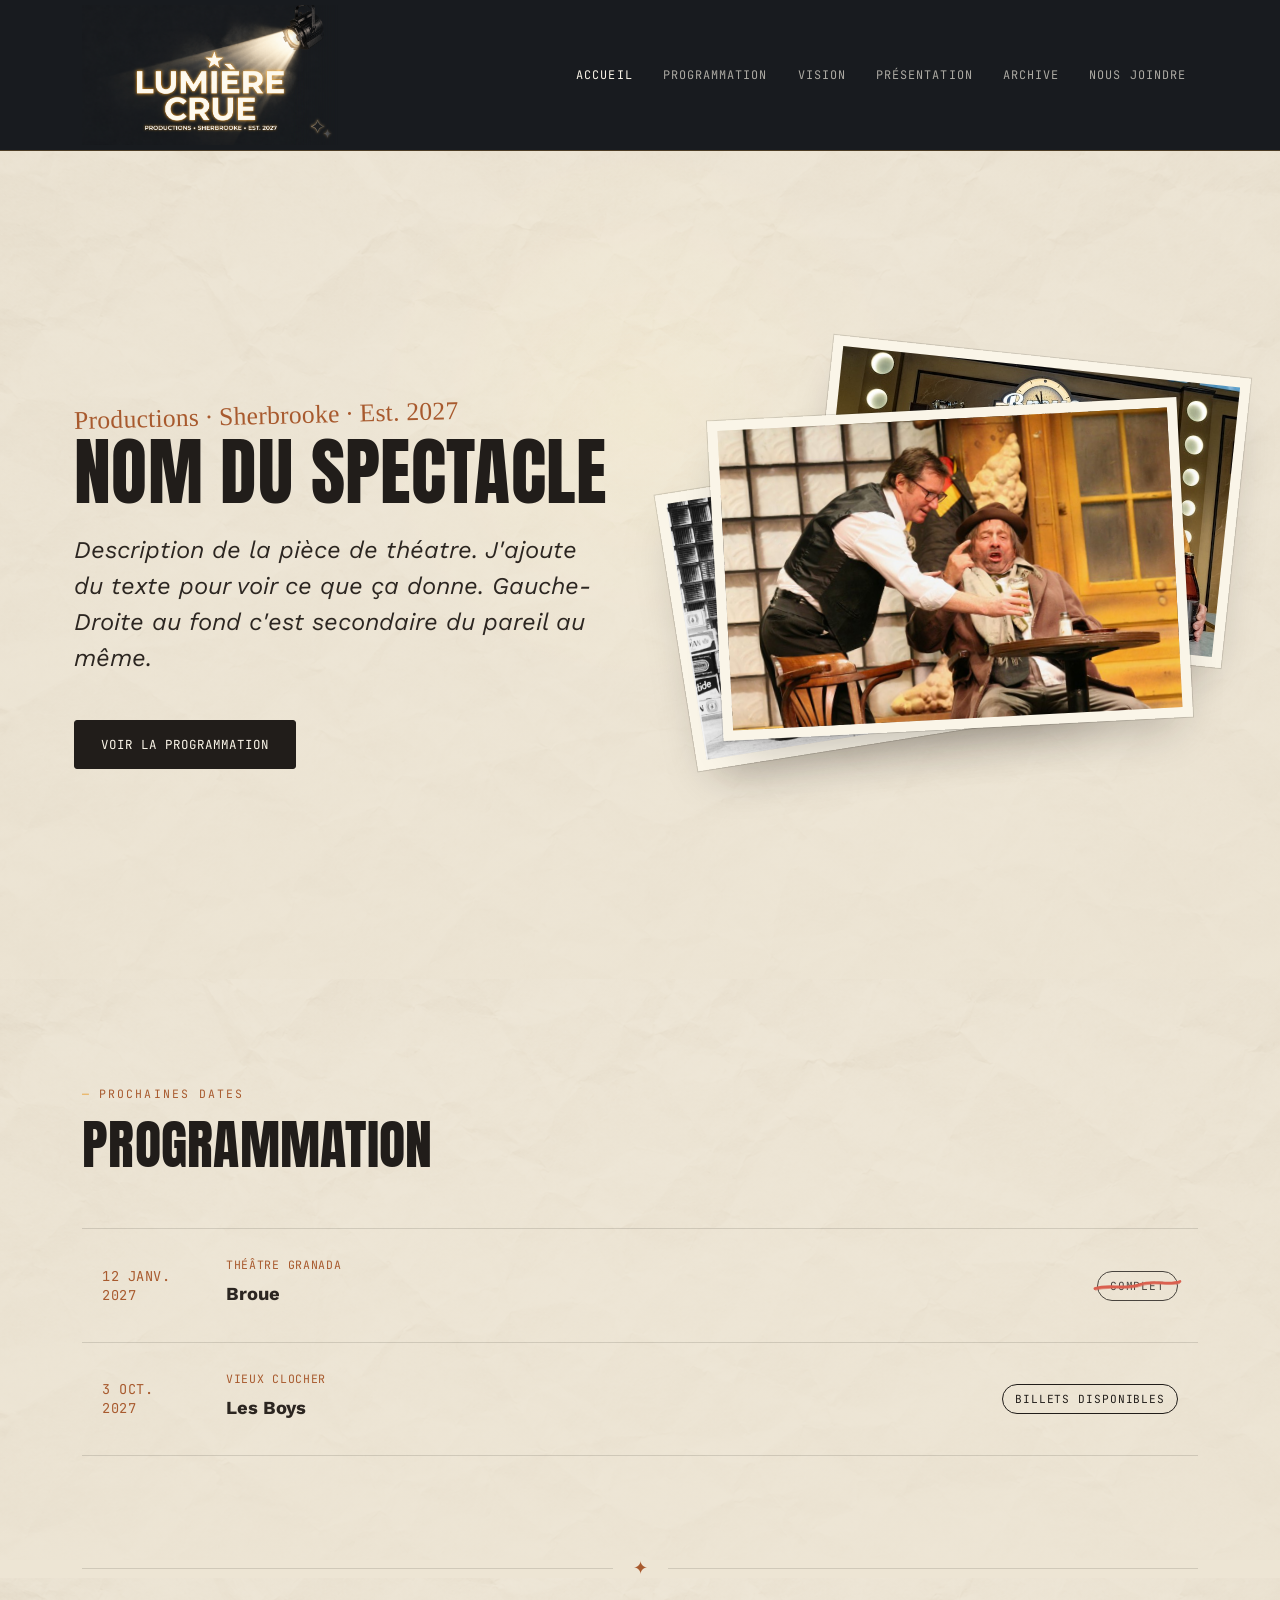
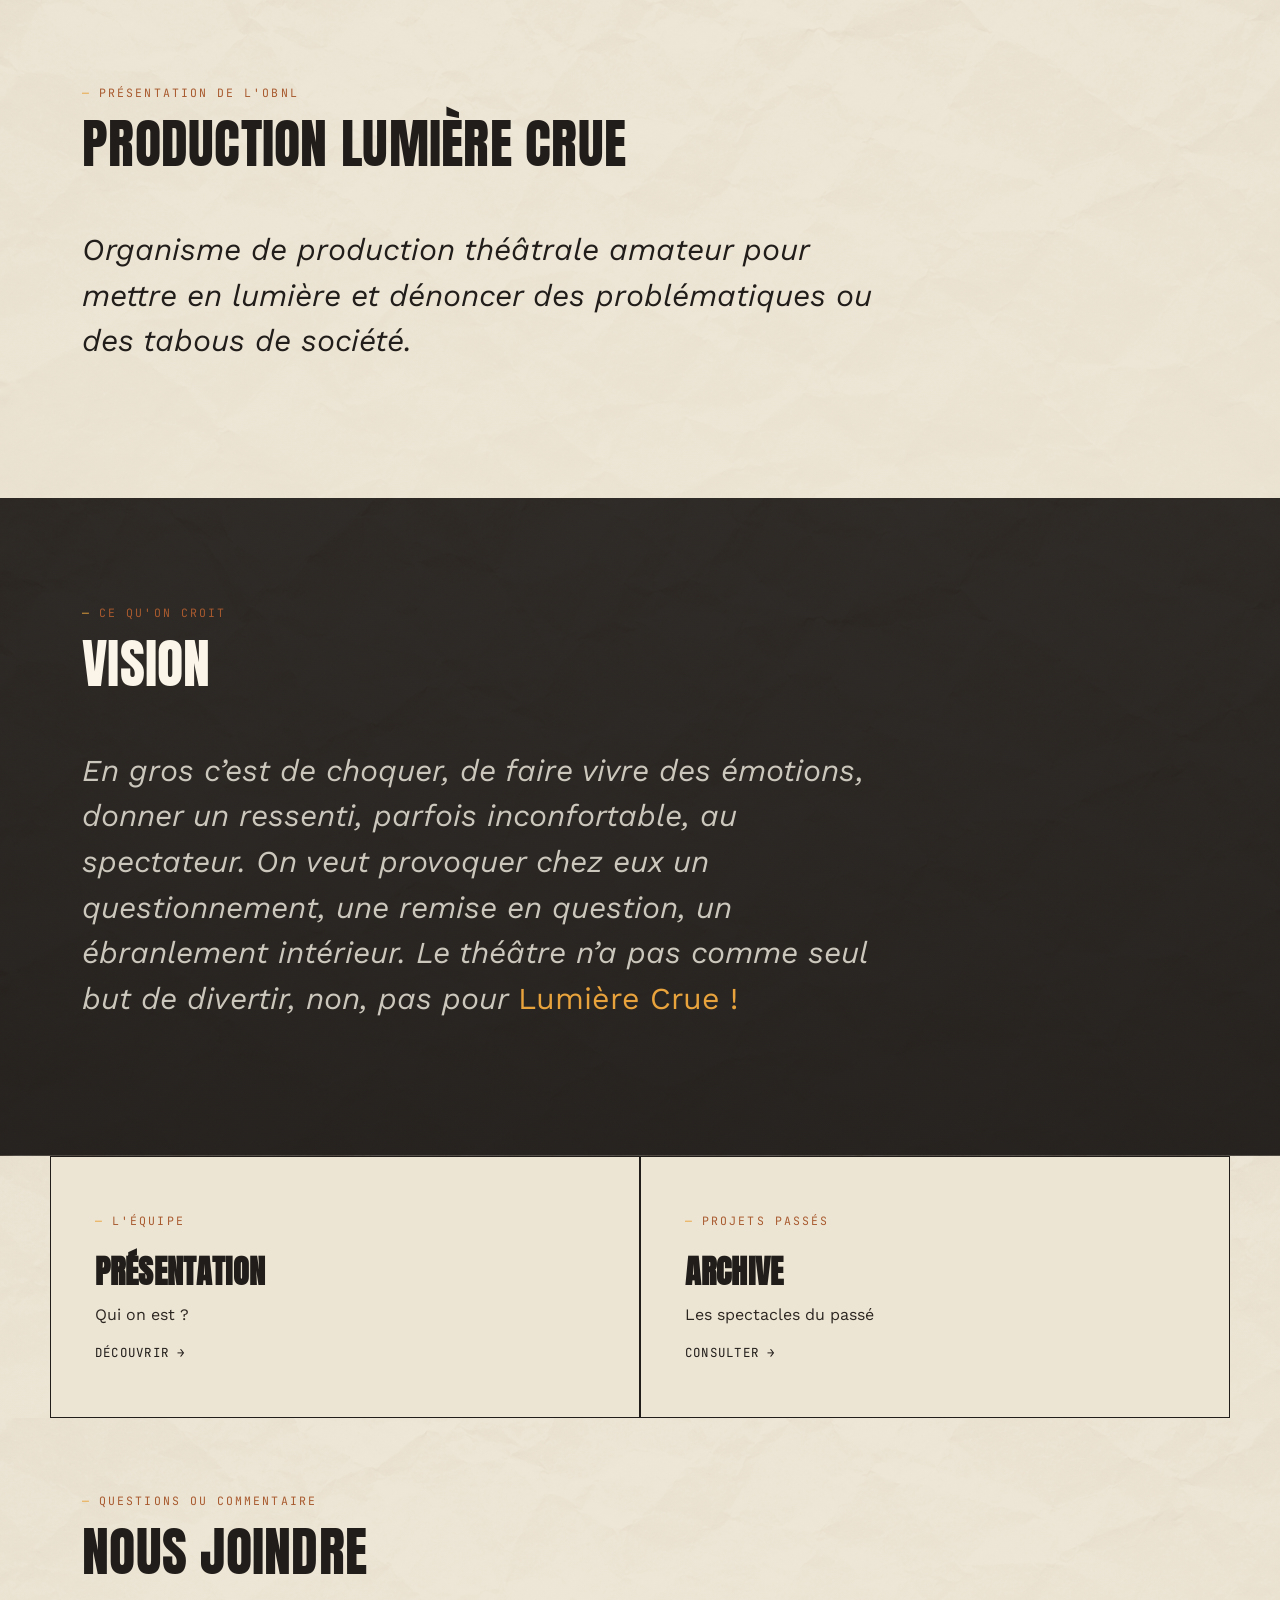
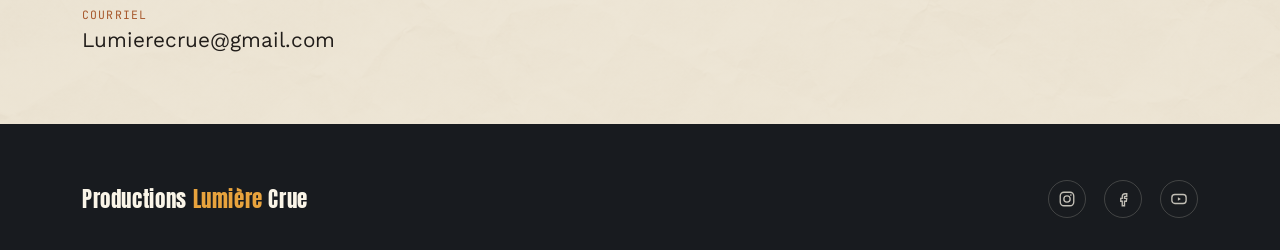
<file: index.html>
<!DOCTYPE html>
<html lang="fr">
<head>
<meta charset="UTF-8">
<meta name="viewport" content="width=device-width, initial-scale=1.0">
<title>Lumière Crue Productions — Sherbrooke</title>
<meta name="description" content="Lumière Crue Productions — conception et régie d'éclairage pour spectacles, événements et scènes vivantes à Sherbrooke.">
<link rel="stylesheet" href="style.css">
</head>
<body>

<nav class="site-nav">
  <div class="wrap">
    <a href="index.html" class="nav-brand"><img class="nav-logo" src="./image/lumieremodif.png" alt="Lumière Crue Productions"></a>
    <button class="nav-toggle" aria-label="Ouvrir le menu" aria-expanded="false">
      <span></span><span></span><span></span>
    </button>
    <ul class="nav-links">
      <li><a href="#accueil" class="is-active">Accueil</a></li>
      <li><a href="#programmation">Programmation</a></li>
      <li><a href="#vision">Vision</a></li>
      <li><a href="presentation.html">Présentation</a></li>
      <li><a href="archive.html">Archive</a></li>
      <li><a href="#nous-joindre">Nous joindre</a></li>
    </ul>
  </div>
</nav>

<!-- ACCUEIL -->
<header class="hero texture" id="accueil">
  <div class="hero-spot"></div>
  <div class="hero-inner wrap">
    <div class="hero-grid">
      <div class="hero-copy">
        <div class="eyebrow">Productions · Sherbrooke · Est. 2027</div>
        <h1 class="hero-title">Nom du spectacle</h1>
        <p class="hero-tagline">Description de la pièce de théatre. J'ajoute du texte pour voir ce que ça donne. Gauche-Droite au fond c'est secondaire du pareil au même.</p>
        <div class="hero-cta">
          <a href="#programmation" class="btn btn-solid">Voir la programmation</a>
        </div>
      </div>
      <div class="hero-photo">
        <img src="./image/broue_1980.jpg" alt="Photo d'archive d'une ancienne production, 1980">
        <img src="./image/broue_2026.jpeg" alt="Photo d'une production récente, 2026">
        <img src="./image/broue.jpg" alt="Comédiens en pleine scène, éclairés sur un décor de taverne">
      </div>
    </div>
  </div>
</header>

<!-- PROGRAMMATION -->
<section class="texture" id="programmation">
  <div class="wrap">
    <div class="section-head">
      <div class="cue-tag">Prochaines dates</div>
      <h2>Programmation</h2>
    </div>

    <div class="cue-list">
      <div class="cue-row">
        <div class="cue-num">12 janv.<br>2027</div>
        <div>
          <div class="cue-meta">Théâtre Granada</div>
          <p class="cue-title">Broue</p>
        </div>
        <div class="cue-status is-complet">Complet</div>
      </div>
      <div class="cue-row">
        <div class="cue-num">3 oct.<br>2027</div>
        <div>
          <div class="cue-meta">Vieux Clocher</div>
          <p class="cue-title">Les Boys</p>
        </div>
        <div class="cue-status">Billets disponibles</div>
      </div>
    </div>
  </div>
</section>

<div class="section-divider wrap"><span>✦</span></div>

<!-- PRÉSENTATION OBNL -->
<section class="texture" id="obnl">
  <div class="wrap">
    <div class="section-head">
      <div class="cue-tag">Présentation de l'OBNL</div>
      <h2>Production Lumière Crue</h2>
    </div>
    <p class="manifesto on-light" style="max-width:820px;">Organisme de production théâtrale amateur pour mettre en lumière et dénoncer des problématiques ou des tabous de société.</p>
  </div>
</section>

<section class="texture-dark on-dark" id="vision">
  <div class="wrap">
    <div class="section-head">
      <div class="cue-tag">Ce qu'on croit</div>
      <h2>Vision</h2>
    </div>
    <p class="manifesto" style="max-width:820px;">En gros c’est de choquer, de faire vivre des émotions, donner un ressenti, parfois inconfortable, au spectateur. On veut provoquer chez eux un questionnement, une remise en question, un ébranlement intérieur. Le théâtre n’a pas comme seul but de divertir, non, pas pour <span>Lumière Crue !</span></p>
  </div>
</section>

<!-- TUILES PRÉSENTATION / ARCHIVE -->
<section class="texture" style="padding-top:0; padding-bottom:0;">
  <div class="wrap" style="padding:0;">
    <div class="redirect-grid">
      <a class="redirect-tile" href="presentation.html">
        <div class="cue-tag">L'équipe</div>
        <div>
          <h3>Présentation</h3>
          <p>Qui on est ?</p>
        </div>
        <span class="redirect-arrow">Découvrir →</span>
      </a>
      <a class="redirect-tile" href="archive.html">
        <div class="cue-tag">Projets passés</div>
        <div>
          <h3>Archive</h3>
          <p>Les spectacles du passé</p>
        </div>
        <span class="redirect-arrow">Consulter →</span>
      </a>
    </div>
  </div>
</section>

<!-- NOUS JOINDRE -->
<section class="texture" id="nous-joindre" style="padding-top:72px; padding-bottom:72px;">
  <div class="wrap">
    <div class="section-head" style="margin-bottom:28px;">
      <div class="cue-tag">Questions ou commentaire</div>
      <h2>Nous joindre</h2>
    </div>
    <dl class="contact-info" style="margin:0;">
      <dt style="margin-top:0;">Courriel</dt>
      <dd style="font-size:1.3rem;"><a href="mailto:Lumierecrue@gmail.com">Lumierecrue@gmail.com</a></dd>
    </dl>
  </div>
</section>

<footer class="site-footer">
  <div class="wrap">
    <div class="footer-top" style="border-bottom:none; padding-bottom:0; align-items:center;">
      <div class="footer-brand">Productions <span>Lumière</span> Crue</div>

      <!-- Réseaux sociaux : remplacer les href="#" par les vraies pages une fois créées -->
      <div class="footer-social">
        <a href="#" aria-label="Lumière Crue sur Instagram">
          <svg viewBox="0 0 24 24" fill="none" stroke="currentColor" stroke-width="1.8"><rect x="3" y="3" width="18" height="18" rx="5"/><circle cx="12" cy="12" r="4.2"/><circle cx="17.2" cy="6.8" r="1.1" fill="currentColor" stroke="none"/></svg>
        </a>
        <a href="#" aria-label="Lumière Crue sur Facebook">
          <svg viewBox="0 0 24 24" fill="none" stroke="currentColor" stroke-width="1.8"><path d="M15 8.5h2V5h-2.2C12.5 5 11 6.6 11 9v2.2H9V15h2v6h3v-6h2.4l.6-3.8H14V9c0-.4.2-.5.6-.5Z"/></svg>
        </a>
        <a href="#" aria-label="Lumière Crue sur YouTube">
          <svg viewBox="0 0 24 24" fill="none" stroke="currentColor" stroke-width="1.8"><rect x="2.5" y="6" width="19" height="12" rx="4"/><path d="M10.5 9.7v4.6l4-2.3-4-2.3Z" fill="currentColor" stroke="none"/></svg>
        </a>
      </div>
    </div>
  </div>
</footer>

<script src="script.js"></script>
</body>
</html>
</file>
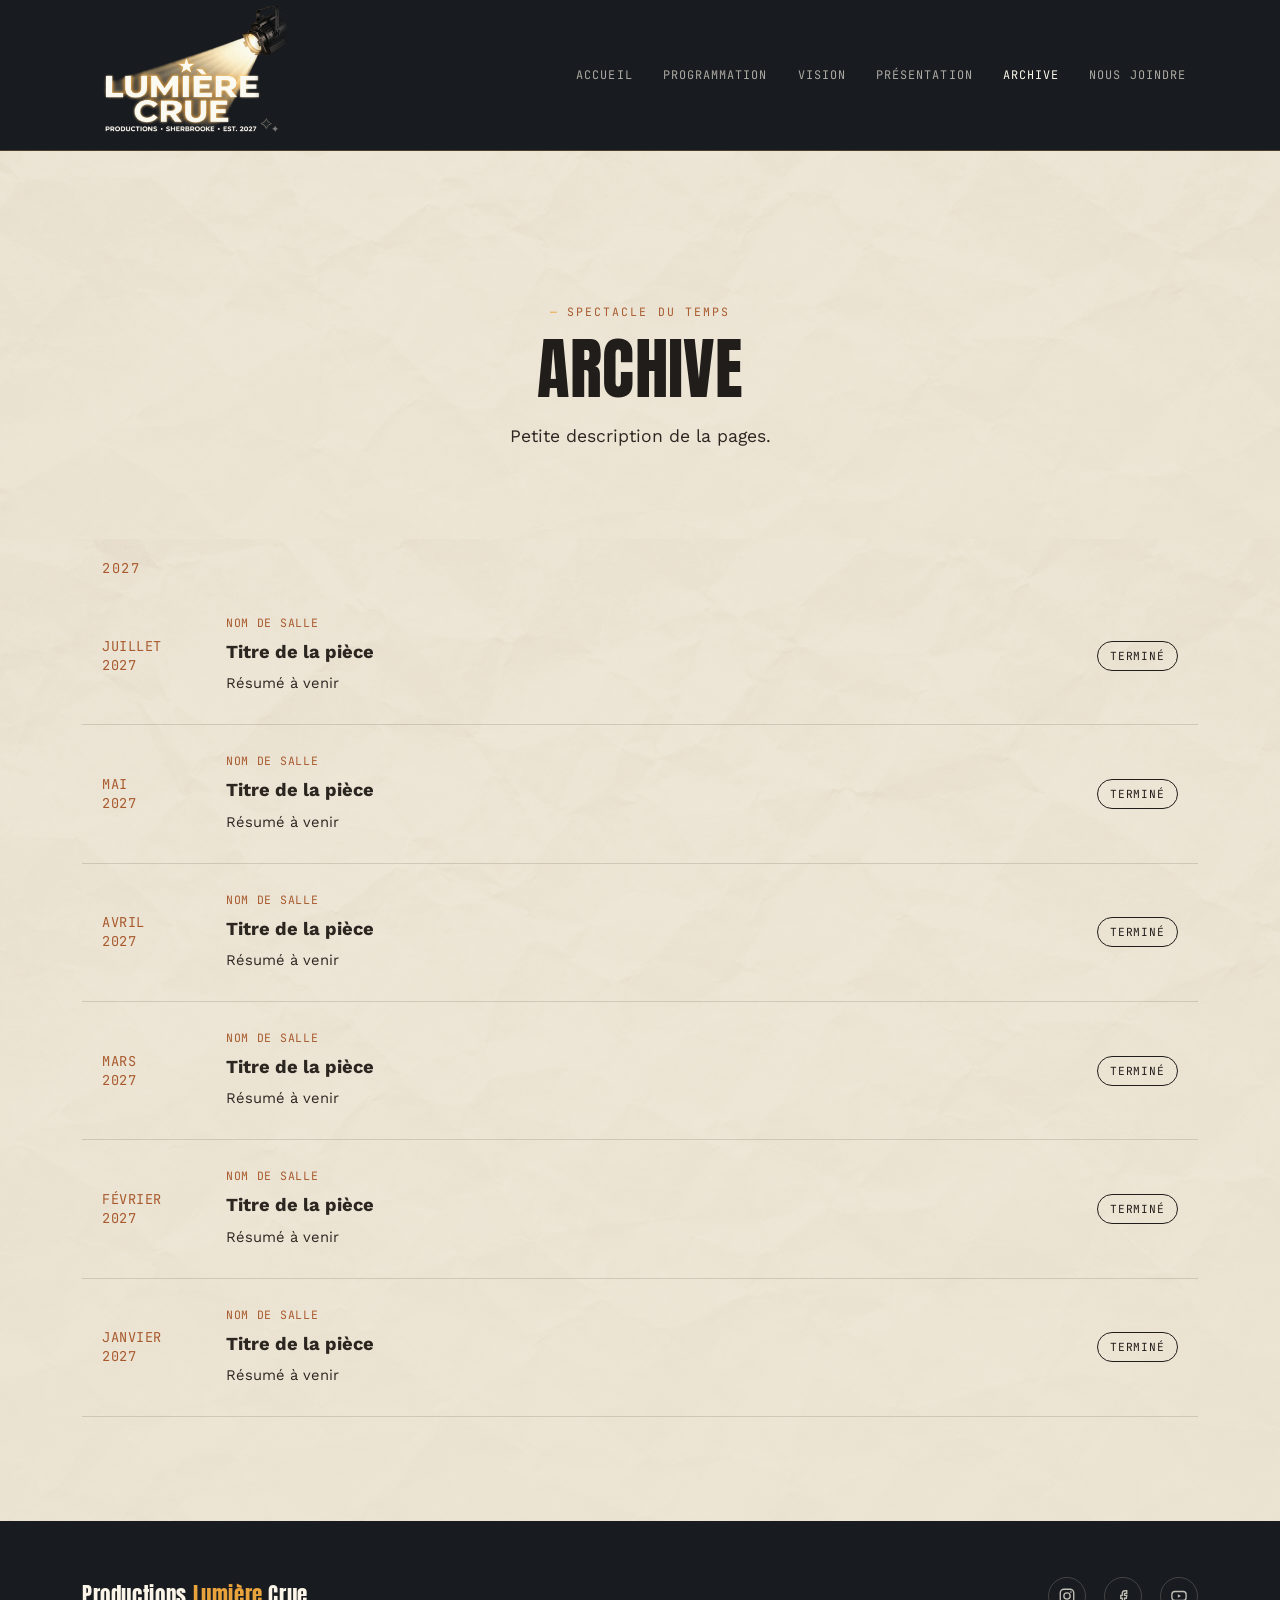
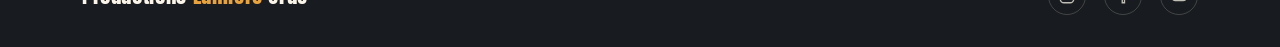
<file: archive.html>
<!DOCTYPE html>
<html lang="fr">
<head>
<meta charset="UTF-8">
<meta name="viewport" content="width=device-width, initial-scale=1.0">
<title>Archive — Lumière Crue Productions</title>
<meta name="description" content="Les productions éclairées par Lumière Crue depuis 2027, saison par saison.">
<link rel="stylesheet" href="style.css">
</head>
<body>

<nav class="site-nav">
  <div class="wrap">
    <a href="index.html" class="nav-brand"><img class="nav-logo" src="./image/lum.png" alt="Lumière Crue Productions"></a>
    <button class="nav-toggle" aria-label="Ouvrir le menu" aria-expanded="false">
      <span></span><span></span><span></span>
    </button>
    <ul class="nav-links">
      <li><a href="index.html#accueil">Accueil</a></li>
      <li><a href="index.html#programmation">Programmation</a></li>
      <li><a href="index.html#vision">Vision</a></li>
      <li><a href="presentation.html">Présentation</a></li>
      <li><a href="archive.html" class="is-active">Archive</a></li>
      <li><a href="index.html#nous-joindre">Nous joindre</a></li>
    </ul>
  </div>
</nav>

<header class="page-header texture">
  <div class="wrap section-head center">
    <div class="cue-tag">Spectacle du temps</div>
    <h1 style="font-size:clamp(2.4rem,6vw,4.2rem);">Archive</h1>
    <p class="lede" style="margin-top:18px;">Petite description de la pages.</p>
  </div>
</header>

<section class="texture" style="padding-top:0;">
  <div class="wrap">

    <div class="archive-year">2027</div>
    <div class="cue-list" style="border-top:none;">
      <div class="cue-row">
        <div class="cue-num">Juillet<br>2027</div>
        <div>
          <div class="cue-meta">Nom de salle</div>
          <p class="cue-title">Titre de la pièce</p>
          <p class="cue-place">Résumé à venir</p>
        </div>
        <div class="cue-status">Terminé</div>
      </div>
      <div class="cue-row">
        <div class="cue-num">Mai<br>2027</div>
        <div>
          <div class="cue-meta">Nom de salle</div>
          <p class="cue-title">Titre de la pièce</p>
          <p class="cue-place">Résumé à venir</p>
        </div>
        <div class="cue-status">Terminé</div>
      </div>
      <div class="cue-row">
        <div class="cue-num">Avril<br>2027</div>
        <div>
          <div class="cue-meta">Nom de salle</div>
          <p class="cue-title">Titre de la pièce</p>
          <p class="cue-place">Résumé à venir</p>
        </div>
        <div class="cue-status">Terminé</div>
      </div>
      <div class="cue-row">
        <div class="cue-num">Mars<br>2027</div>
        <div>
          <div class="cue-meta">Nom de salle</div>
          <p class="cue-title">Titre de la pièce</p>
          <p class="cue-place">Résumé à venir</p>
        </div>
        <div class="cue-status">Terminé</div>
      </div>
      <div class="cue-row">
        <div class="cue-num">Février<br>2027</div>
        <div>
          <div class="cue-meta">Nom de salle</div>
          <p class="cue-title">Titre de la pièce</p>
          <p class="cue-place">Résumé à venir</p>
        </div>
        <div class="cue-status">Terminé</div>
      </div>
      <div class="cue-row">
        <div class="cue-num">Janvier<br>2027</div>
        <div>
          <div class="cue-meta">Nom de salle</div>
          <p class="cue-title">Titre de la pièce</p>
          <p class="cue-place">Résumé à venir</p>
        </div>
        <div class="cue-status">Terminé</div>
      </div>
    </div>

  </div>
</section>

<footer class="site-footer">
  <div class="wrap">
    <div class="footer-top" style="border-bottom:none; padding-bottom:0; align-items:center;">
      <div class="footer-brand">Productions <span>Lumière</span> Crue</div>

      <!-- Réseaux sociaux : remplacer les href="#" par les vraies pages une fois créées -->
      <div class="footer-social">
        <a href="#" aria-label="Lumière Crue sur Instagram">
          <svg viewBox="0 0 24 24" fill="none" stroke="currentColor" stroke-width="1.8"><rect x="3" y="3" width="18" height="18" rx="5"/><circle cx="12" cy="12" r="4.2"/><circle cx="17.2" cy="6.8" r="1.1" fill="currentColor" stroke="none"/></svg>
        </a>
        <a href="#" aria-label="Lumière Crue sur Facebook">
          <svg viewBox="0 0 24 24" fill="none" stroke="currentColor" stroke-width="1.8"><path d="M15 8.5h2V5h-2.2C12.5 5 11 6.6 11 9v2.2H9V15h2v6h3v-6h2.4l.6-3.8H14V9c0-.4.2-.5.6-.5Z"/></svg>
        </a>
        <a href="#" aria-label="Lumière Crue sur YouTube">
          <svg viewBox="0 0 24 24" fill="none" stroke="currentColor" stroke-width="1.8"><rect x="2.5" y="6" width="19" height="12" rx="4"/><path d="M10.5 9.7v4.6l4-2.3-4-2.3Z" fill="currentColor" stroke="none"/></svg>
        </a>
      </div>
    </div>
  </div>
</footer>

<script src="script.js"></script>
</body>
</html>
</file>
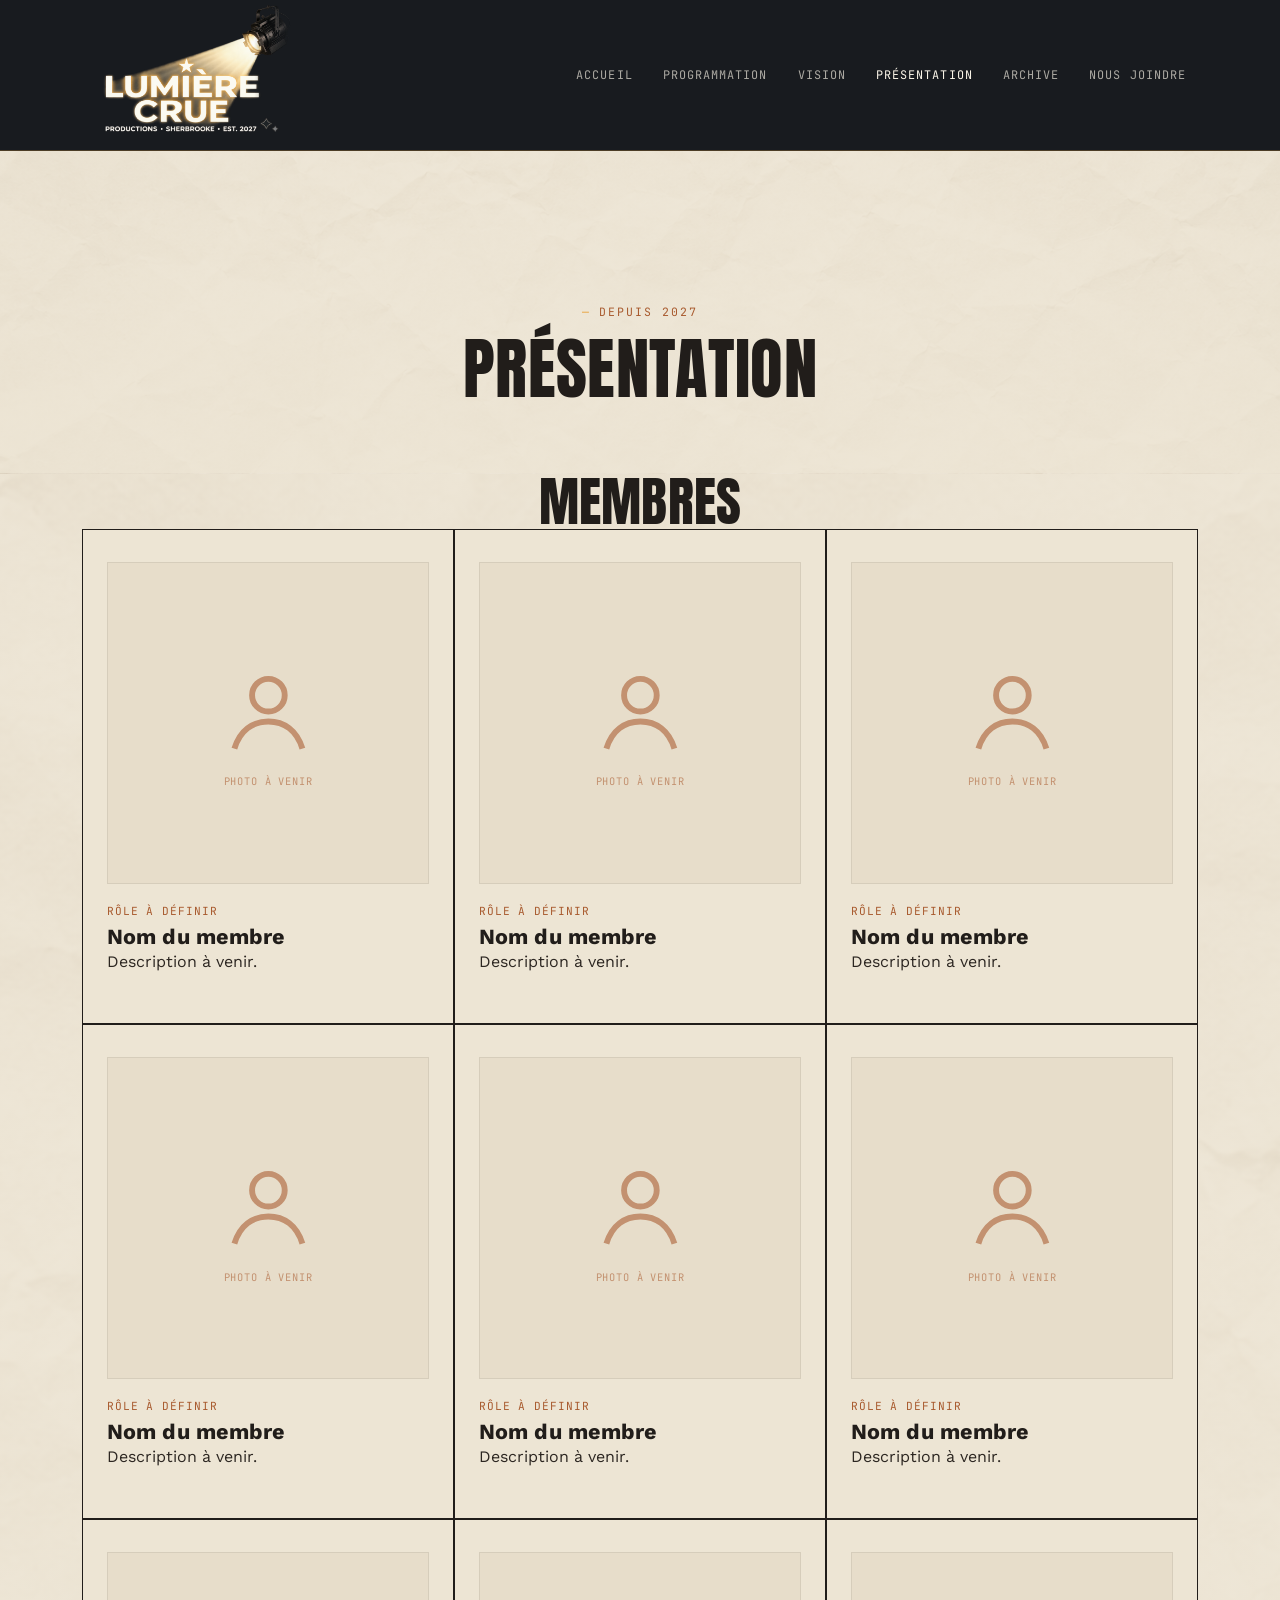
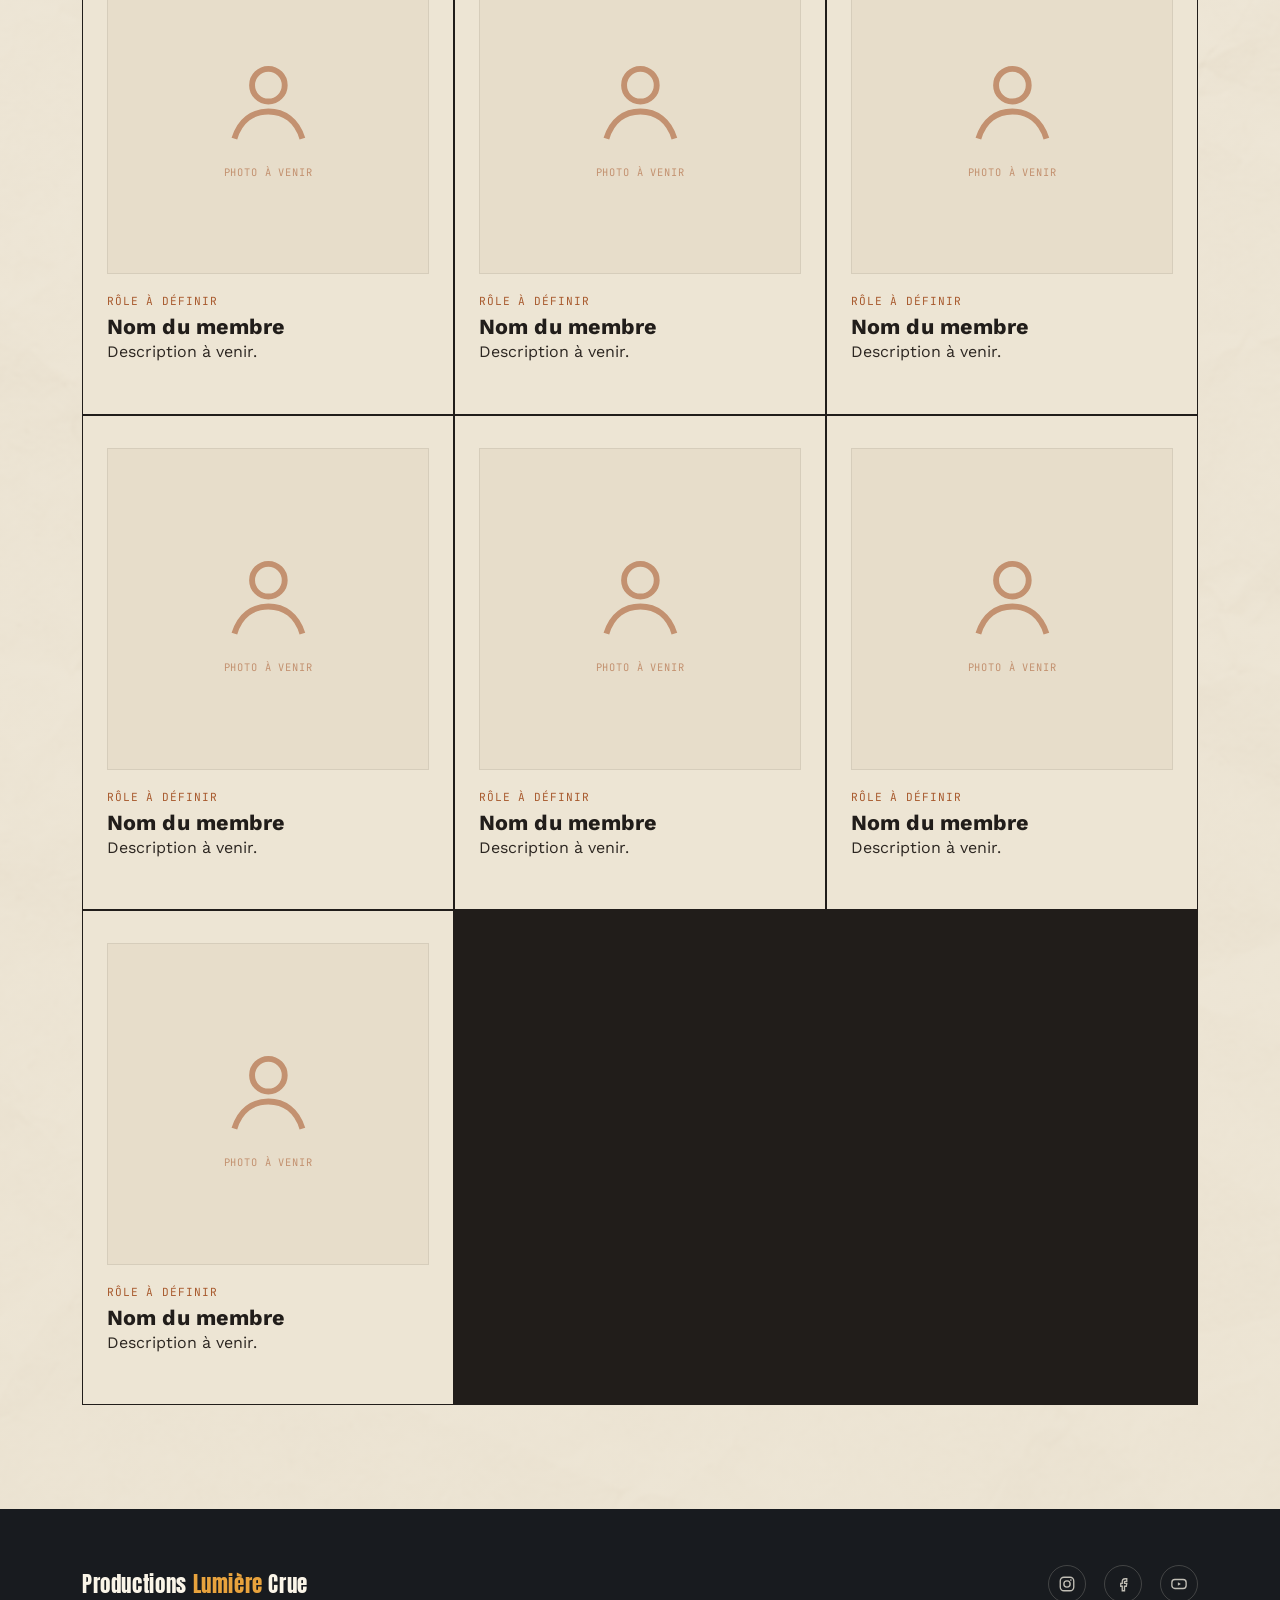
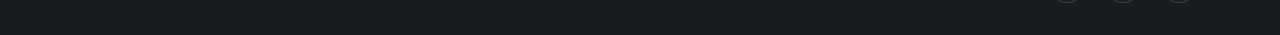
<file: presentation.html>
<!DOCTYPE html>
<html lang="fr">
<head>
<meta charset="UTF-8">
<meta name="viewport" content="width=device-width, initial-scale=1.0">
<title>Présentation — Lumière Crue Productions</title>
<meta name="description" content="L'histoire et l'équipe derrière Lumière Crue Productions, atelier d'éclairage de spectacles basé à Sherbrooke.">
<link rel="stylesheet" href="style.css">
</head>
<body>

<nav class="site-nav">
  <div class="wrap">
    <a href="index.html" class="nav-brand"><img class="nav-logo" src="./image/lum.png" alt="Lumière Crue Productions"></a>
    <button class="nav-toggle" aria-label="Ouvrir le menu" aria-expanded="false">
      <span></span><span></span><span></span>
    </button>
    <ul class="nav-links">
      <li><a href="index.html#accueil">Accueil</a></li>
      <li><a href="index.html#programmation">Programmation</a></li>
      <li><a href="index.html#vision">Vision</a></li>
      <li><a href="presentation.html" class="is-active">Présentation</a></li>
      <li><a href="archive.html">Archive</a></li>
      <li><a href="index.html#nous-joindre">Nous joindre</a></li>
    </ul>
  </div>
</nav>

<header class="page-header texture">
  <div class="wrap section-head center">
    <div class="cue-tag">Depuis 2027</div>
    <h1 style="font-size:clamp(2.4rem,6vw,4.2rem);">Présentation</h1>
  </div>
</header>

<section class="texture" style="padding-top:0;">
  <div class="wrap">
    <div class="section-head center-copy">
      <h2>Membres</h2>
    </div>
    <div class="team-grid">
      <div class="team-card">
        <div class="team-photo">
          <svg viewBox="0 0 24 24" fill="none" stroke="currentColor" stroke-width="1.3"><circle cx="12" cy="8.2" r="3.6"/><path d="M4.5 20c1.2-4 4-6 7.5-6s6.3 2 7.5 6"/></svg>
          <span>Photo à venir</span>
        </div>
        <div class="role">Rôle à définir</div>
        <h3>Nom du membre</h3>
        <p>Description à venir.</p>
      </div>
      <div class="team-card">
        <div class="team-photo">
          <svg viewBox="0 0 24 24" fill="none" stroke="currentColor" stroke-width="1.3"><circle cx="12" cy="8.2" r="3.6"/><path d="M4.5 20c1.2-4 4-6 7.5-6s6.3 2 7.5 6"/></svg>
          <span>Photo à venir</span>
        </div>
        <div class="role">Rôle à définir</div>
        <h3>Nom du membre</h3>
        <p>Description à venir.</p>
      </div>
      <div class="team-card">
        <div class="team-photo">
          <svg viewBox="0 0 24 24" fill="none" stroke="currentColor" stroke-width="1.3"><circle cx="12" cy="8.2" r="3.6"/><path d="M4.5 20c1.2-4 4-6 7.5-6s6.3 2 7.5 6"/></svg>
          <span>Photo à venir</span>
        </div>
        <div class="role">Rôle à définir</div>
        <h3>Nom du membre</h3>
        <p>Description à venir.</p>
      </div>
      <div class="team-card">
        <div class="team-photo">
          <svg viewBox="0 0 24 24" fill="none" stroke="currentColor" stroke-width="1.3"><circle cx="12" cy="8.2" r="3.6"/><path d="M4.5 20c1.2-4 4-6 7.5-6s6.3 2 7.5 6"/></svg>
          <span>Photo à venir</span>
        </div>
        <div class="role">Rôle à définir</div>
        <h3>Nom du membre</h3>
        <p>Description à venir.</p>
      </div>
      <div class="team-card">
        <div class="team-photo">
          <svg viewBox="0 0 24 24" fill="none" stroke="currentColor" stroke-width="1.3"><circle cx="12" cy="8.2" r="3.6"/><path d="M4.5 20c1.2-4 4-6 7.5-6s6.3 2 7.5 6"/></svg>
          <span>Photo à venir</span>
        </div>
        <div class="role">Rôle à définir</div>
        <h3>Nom du membre</h3>
        <p>Description à venir.</p>
      </div>
      <div class="team-card">
        <div class="team-photo">
          <svg viewBox="0 0 24 24" fill="none" stroke="currentColor" stroke-width="1.3"><circle cx="12" cy="8.2" r="3.6"/><path d="M4.5 20c1.2-4 4-6 7.5-6s6.3 2 7.5 6"/></svg>
          <span>Photo à venir</span>
        </div>
        <div class="role">Rôle à définir</div>
        <h3>Nom du membre</h3>
        <p>Description à venir.</p>
      </div>
      <div class="team-card">
        <div class="team-photo">
          <svg viewBox="0 0 24 24" fill="none" stroke="currentColor" stroke-width="1.3"><circle cx="12" cy="8.2" r="3.6"/><path d="M4.5 20c1.2-4 4-6 7.5-6s6.3 2 7.5 6"/></svg>
          <span>Photo à venir</span>
        </div>
        <div class="role">Rôle à définir</div>
        <h3>Nom du membre</h3>
        <p>Description à venir.</p>
      </div>
      <div class="team-card">
        <div class="team-photo">
          <svg viewBox="0 0 24 24" fill="none" stroke="currentColor" stroke-width="1.3"><circle cx="12" cy="8.2" r="3.6"/><path d="M4.5 20c1.2-4 4-6 7.5-6s6.3 2 7.5 6"/></svg>
          <span>Photo à venir</span>
        </div>
        <div class="role">Rôle à définir</div>
        <h3>Nom du membre</h3>
        <p>Description à venir.</p>
      </div>
      <div class="team-card">
        <div class="team-photo">
          <svg viewBox="0 0 24 24" fill="none" stroke="currentColor" stroke-width="1.3"><circle cx="12" cy="8.2" r="3.6"/><path d="M4.5 20c1.2-4 4-6 7.5-6s6.3 2 7.5 6"/></svg>
          <span>Photo à venir</span>
        </div>
        <div class="role">Rôle à définir</div>
        <h3>Nom du membre</h3>
        <p>Description à venir.</p>
      </div>
      <div class="team-card">
        <div class="team-photo">
          <svg viewBox="0 0 24 24" fill="none" stroke="currentColor" stroke-width="1.3"><circle cx="12" cy="8.2" r="3.6"/><path d="M4.5 20c1.2-4 4-6 7.5-6s6.3 2 7.5 6"/></svg>
          <span>Photo à venir</span>
        </div>
        <div class="role">Rôle à définir</div>
        <h3>Nom du membre</h3>
        <p>Description à venir.</p>
      </div>
      <div class="team-card">
        <div class="team-photo">
          <svg viewBox="0 0 24 24" fill="none" stroke="currentColor" stroke-width="1.3"><circle cx="12" cy="8.2" r="3.6"/><path d="M4.5 20c1.2-4 4-6 7.5-6s6.3 2 7.5 6"/></svg>
          <span>Photo à venir</span>
        </div>
        <div class="role">Rôle à définir</div>
        <h3>Nom du membre</h3>
        <p>Description à venir.</p>
      </div>
      <div class="team-card">
        <div class="team-photo">
          <svg viewBox="0 0 24 24" fill="none" stroke="currentColor" stroke-width="1.3"><circle cx="12" cy="8.2" r="3.6"/><path d="M4.5 20c1.2-4 4-6 7.5-6s6.3 2 7.5 6"/></svg>
          <span>Photo à venir</span>
        </div>
        <div class="role">Rôle à définir</div>
        <h3>Nom du membre</h3>
        <p>Description à venir.</p>
      </div>
      <div class="team-card">
        <div class="team-photo">
          <svg viewBox="0 0 24 24" fill="none" stroke="currentColor" stroke-width="1.3"><circle cx="12" cy="8.2" r="3.6"/><path d="M4.5 20c1.2-4 4-6 7.5-6s6.3 2 7.5 6"/></svg>
          <span>Photo à venir</span>
        </div>
        <div class="role">Rôle à définir</div>
        <h3>Nom du membre</h3>
        <p>Description à venir.</p>
      </div>    </div>
  </div>
</section>

<footer class="site-footer">
  <div class="wrap">
    <div class="footer-top" style="border-bottom:none; padding-bottom:0; align-items:center;">
      <div class="footer-brand">Productions <span>Lumière</span> Crue</div>

      <!-- Réseaux sociaux : remplacer les href="#" par les vraies pages une fois créées -->
      <div class="footer-social">
        <a href="#" aria-label="Lumière Crue sur Instagram">
          <svg viewBox="0 0 24 24" fill="none" stroke="currentColor" stroke-width="1.8"><rect x="3" y="3" width="18" height="18" rx="5"/><circle cx="12" cy="12" r="4.2"/><circle cx="17.2" cy="6.8" r="1.1" fill="currentColor" stroke="none"/></svg>
        </a>
        <a href="#" aria-label="Lumière Crue sur Facebook">
          <svg viewBox="0 0 24 24" fill="none" stroke="currentColor" stroke-width="1.8"><path d="M15 8.5h2V5h-2.2C12.5 5 11 6.6 11 9v2.2H9V15h2v6h3v-6h2.4l.6-3.8H14V9c0-.4.2-.5.6-.5Z"/></svg>
        </a>
        <a href="#" aria-label="Lumière Crue sur YouTube">
          <svg viewBox="0 0 24 24" fill="none" stroke="currentColor" stroke-width="1.8"><rect x="2.5" y="6" width="19" height="12" rx="4"/><path d="M10.5 9.7v4.6l4-2.3-4-2.3Z" fill="currentColor" stroke="none"/></svg>
        </a>
      </div>
    </div>
  </div>
</footer>

<script src="script.js"></script>
</body>
</html>
</file>
<file: style.css>
/* ==========================================================================
   LUMIÈRE CRUE PRODUCTIONS — feuille de style partagée
   Palette : papier kraft, charbon de coulisses, ambre de projecteur
   ========================================================================== */

@import url('https://fonts.googleapis.com/css2?family=Anton&family=Work+Sans:ital,wght@0,300;0,400;0,500;0,600;0,700;1,400&family=JetBrains+Mono:wght@400;500&family=Homemade+Apple&family=Marcellus+SC&family=Old+Standard+TT:ital,wght@0,400;0,700;1,400&display=swap');

:root{
  /* Couleurs */
  --paper:      #EDE5D4;
  --paper-2:    #E4D9C4;
  --ink:        #211D1A;
  --ink-2:      #2C2621;
  --amber:      #E8A33D;
  --amber-2:    #F4C77B;
  --ember:      #A85A2E;
  --cream:      #FAF5E8;
  --line:       rgba(33,29,26,0.14);
  --line-soft:  rgba(250,245,232,0.18);
  --shadow:     rgba(20,16,12,0.28);
  --charcoal-logo: #181B1F;

  /* Typo */
  --f-display: 'Anton', sans-serif;
  --f-body:    'Work Sans', sans-serif;
  --f-mono:    'JetBrains Mono', monospace;
  --f-hand:    'Homemade Apple', cursive;
  --f-serif-caps: 'Marcellus SC', serif;
  --f-serif:   'Old Standard TT', serif;

  --wrap: 1180px;
}

*{ box-sizing:border-box; }
html{ scroll-behavior:smooth; }

body{
  margin:0;
  font-family:var(--f-body);
  color:var(--ink);
  background:var(--paper);
  -webkit-font-smoothing:antialiased;
  overflow-x:hidden;
}

img{ max-width:100%; display:block; }
a{ color:inherit; text-decoration:none; }

.wrap{
  max-width:var(--wrap);
  margin:0 auto;
  padding:0 32px;
}

:focus-visible{
  outline:3px solid var(--amber);
  outline-offset:3px;
}

/* Texture papier kraft en fond, appliquée par section */
.texture{
  background-image:
    linear-gradient(180deg, rgba(237,229,212,0.86), rgba(237,229,212,0.93)),
    url('image/feuille.png');
  background-size: cover;
  background-position: center;
  background-repeat:no-repeat;
}

.texture-dark{
  background-image:
    linear-gradient(180deg, rgba(33,29,26,0.93), rgba(33,29,26,0.97)),
    url('image/feuille.png');
  background-size: cover;
  background-position:center;
  background-repeat:no-repeat;
}

/* ==========================================================================
   NAVIGATION
   ========================================================================== */
.site-nav{
  position:sticky;
  top:0;
  z-index:100;
  background:var(--charcoal-logo);
  border-bottom:1px solid rgba(232,163,61,0.25);
}
.site-nav .wrap{
  display:flex;
  align-items:center;
  justify-content:space-between;
  height:150px;
}
.nav-brand{
  display:flex;
  align-items:center;
  gap:10px;
  font-family:var(--f-display);
  color:var(--cream);
  font-size:1.05rem;
  letter-spacing:0.04em;
}
.nav-brand .nav-logo{
  height:140px;
  width:auto;
  display:block;
  -webkit-mask-image: linear-gradient(to right, black 82%, transparent 100%);
  mask-image: linear-gradient(to right, black 82%, transparent 100%);
}
.nav-links{
  display:flex;
  align-items:center;
  gap:6px;
  list-style:none;
  margin:0; padding:0;
}
.nav-links a{
  position:relative;
  display:flex;
  align-items:center;
  gap:6px;
  font-family:var(--f-mono);
  font-size:0.74rem;
  letter-spacing:0.09em;
  text-transform:uppercase;
  color:var(--cream);
  opacity:0.65;
  padding:10px 12px;
  border-radius:3px;
  transition:opacity .2s ease;
}
.nav-links a::after{
  content:'';
  position:absolute;
  left:50%; top:50%;
  width:135%; height:230%;
  transform:translate(-50%,-50%) scale(0.85) rotate(-2deg);
  background-image:url("data:image/svg+xml,%3Csvg xmlns='http://www.w3.org/2000/svg' viewBox='0 0 220 90'%3E%3Cpath d='M20,45 C17,19 56,7 111,6 C166,5 206,17 202,45 C198,73 159,85 107,84 C55,83 23,71 20,45 Z' stroke='%23D6402F' stroke-width='4.5' fill='none' stroke-linecap='round'/%3E%3Cpath d='M26,41 C42,14 92,9 132,11 C176,13 201,27 196,49 C191,70 149,81 99,80 C54,79 23,64 26,41' stroke='%23D6402F' stroke-width='3' fill='none' stroke-linecap='round' opacity='0.65'/%3E%3C/svg%3E");
  background-size:100% 100%;
  background-repeat:no-repeat;
  opacity:0;
  pointer-events:none;
  transition: opacity .25s ease, transform .25s ease;
}
.nav-links a:hover{ opacity:1; }
.nav-links a:hover::after{
  opacity:1;
  transform:translate(-50%,-50%) scale(1) rotate(-2deg);
}
.nav-links a.is-active{ opacity:1; }
.nav-toggle{
  display:none;
  background:none; border:none; cursor:pointer;
  color:var(--cream); padding:8px;
}
.nav-toggle span{
  display:block; width:22px; height:2px; background:var(--cream);
  margin:5px 0; transition:transform .2s ease, opacity .2s ease;
}

@media (max-width:860px){
  .nav-toggle{ display:block; }
  .nav-links{
    position:absolute;
    top:150px; left:0; right:0;
    flex-direction:column;
    align-items:flex-start;
    background:var(--charcoal-logo);
    padding:8px 24px 20px;
    border-bottom:1px solid rgba(232,163,61,0.25);
    display:none;
  }
  .nav-links.is-open{ display:flex; }
  .nav-links a{ width:100%; padding:12px 8px; }
}

/* ==========================================================================
   HERO / signature : projecteur qui suit le curseur
   ========================================================================== */
.hero{
  position:relative;
  min-height:92vh;
  display:flex;
  flex-direction:column;
  justify-content:center;
  overflow:hidden;
}
.hero-spot{
  position:absolute; inset:0;
  pointer-events:none;
  background: radial-gradient(circle 420px at var(--mx,50%) var(--my,32%),
    rgba(244,199,123,0.55), rgba(244,199,123,0.0) 68%);
  mix-blend-mode:soft-light;
  transition: background-position .05s linear;
}
.hero-inner{
  position:relative;
  z-index:2;
  padding:120px 24px 80px;
  width:100%;
}
.hero-grid{
  display:grid;
  grid-template-columns:1.05fr 0.95fr;
  gap:56px;
  align-items:center;
}
.hero-copy{ text-align:left; }
.hero-title{
  font-size:clamp(2.6rem,6vw,4.6rem);
  line-height:0.95;
  margin:0 0 24px;
  color:var(--ink);
}
.eyebrow{
  font-family:var(--f-hand);
  font-size:1.6rem;
  letter-spacing:0.01em;
  text-transform:none;
  color:var(--ember);
  margin-bottom:6px;
  transform:rotate(-1.5deg);
  display:inline-block;
}
.hero-tagline{
  font-family:var(--f-body);
  font-style:italic;
  font-weight:400;
  font-size:clamp(1.1rem,2.1vw,1.5rem);
  color:var(--ink-2);
  max-width:520px;
  margin:26px 0 0;
  line-height:1.5;
}
.hero-cta{
  display:flex;
  gap:16px;
  justify-content:flex-start;
  flex-wrap:wrap;
  margin-top:44px;
}
.hero-photo{
  position:relative;
  width:100%;
  aspect-ratio: 1 / 0.86;
}
.hero-photo img{
  position:absolute;
  height:auto;
  display:block;
  border:10px solid var(--cream);
  box-shadow:0 24px 48px -18px var(--shadow), 0 0 0 1px var(--line);
  cursor:pointer;
  transition: transform .35s cubic-bezier(.22,.9,.3,1), box-shadow .35s ease;
}
.hero-photo img:hover{
  transform: scale(1.12) rotate(0deg) !important;
  z-index:10 !important;
  box-shadow:0 34px 64px -16px var(--shadow), 0 0 0 1px var(--line);
}
/* broue_1980 — tout en arrière */
.hero-photo img:nth-child(1){
  top:22%; left:-4%;
  width:80%;
  transform:rotate(-9deg);
  z-index:1;
}
/* broue_2026 — au milieu */
.hero-photo img:nth-child(2){
  top:-2%; left:24%;
  width:82%;
  transform:rotate(6deg);
  z-index:2;
}
/* broue — la photo principale, par-dessus */
.hero-photo img:nth-child(3){
  top:10%; left:4%;
  width:92%;
  transform:rotate(-3deg);
  z-index:3;
}
@media (max-width:900px){
  .hero-grid{ grid-template-columns:1fr; gap:40px; }
  .hero-photo{ order:-1; width:100%; max-width:420px; margin:0 auto; aspect-ratio:1/0.98; }
  .hero-copy{ text-align:center; }
  .hero-cta{ justify-content:center; }
}

/* Boutons */
.btn{
  font-family:var(--f-mono);
  font-size:0.78rem;
  letter-spacing:0.08em;
  text-transform:uppercase;
  padding:15px 26px;
  border-radius:3px;
  border:1px solid var(--ink);
  transition: transform .18s ease, background .18s ease, color .18s ease, box-shadow .18s ease;
  display:inline-block;
}
.btn-solid{
  background:var(--ink);
  color:var(--cream);
}
.btn-solid:hover{
  background:var(--ember);
  border-color:var(--ember);
  transform:translateY(-2px);
  box-shadow:0 10px 22px -8px var(--shadow);
}
.btn-ghost{
  background:transparent;
  color:var(--ink);
}
.btn-ghost:hover{
  background:var(--ink);
  color:var(--cream);
  transform:translateY(-2px);
}
.btn-ghost.on-dark{ border-color:rgba(250,245,232,0.5); color:var(--cream); }
.btn-ghost.on-dark:hover{ background:var(--cream); color:var(--ink); }

/* ==========================================================================
   SECTIONS génériques
   ========================================================================== */
section{ padding:104px 0; position:relative; }
.section-head{
  max-width:640px;
  margin-bottom:56px;
}
.section-head.center{ margin-left:auto; margin-right:auto; text-align:center; }
.cue-tag{
  display:inline-flex;
  align-items:center;
  gap:8px;
  font-family:var(--f-mono);
  font-size:0.72rem;
  letter-spacing:0.18em;
  text-transform:uppercase;
  color:var(--ember);
  margin-bottom:16px;
}
.cue-tag::before{ content:'—'; color:var(--amber); }
h1,h2,h3{
  font-family:var(--f-display);
  font-weight:400;
  line-height:1.02;
  letter-spacing:0.005em;
  margin:0;
  text-transform:uppercase;
}
h1{ font-size:clamp(3rem,9vw,7rem); }
h2{ font-size:clamp(2.1rem,4.6vw,3.4rem); }
h3{ font-size:1.35rem; text-transform:none; font-family:var(--f-body); font-weight:700; }
p{ line-height:1.7; color:var(--ink-2); margin:0 0 1em; }
.on-dark p{ color:rgba(250,245,232,0.78); }
.on-dark h2, .on-dark h3{ color:var(--cream); }
.lede{ font-size:1.1rem; }

/* ==========================================================================
   PROGRAMMATION — fiches de cue
   ========================================================================== */
.cue-list{
  display:flex;
  flex-direction:column;
  border-top:1px solid var(--line);
}
.cue-row{
  display:grid;
  grid-template-columns:100px 1fr auto;
  gap:24px;
  align-items:center;
  padding:28px 20px;
  border-bottom:1px solid var(--line);
  transition:background .2s ease;
}
.cue-row:hover{ background:rgba(232,163,61,0.08); }
.cue-num{
  font-family:var(--f-mono);
  font-size:0.85rem;
  color:var(--ember);
  letter-spacing:0.04em;
  line-height:1.4;
  text-transform:uppercase;
}
.cue-meta{
  font-family:var(--f-mono);
  font-size:0.72rem;
  letter-spacing:0.06em;
  text-transform:uppercase;
  color:var(--ember);
  margin-bottom:6px;
}
.cue-title{
  font-family:var(--f-body);
  font-weight:700;
  font-size:1.15rem;
  margin:0 0 4px;
}
.cue-place{ font-size:0.92rem; color:var(--ink-2); margin:0; }
.cue-status{
  font-family:var(--f-mono);
  font-size:0.7rem;
  letter-spacing:0.08em;
  text-transform:uppercase;
  padding:7px 12px;
  border:1px solid var(--ink);
  border-radius:20px;
  white-space:nowrap;
}
.cue-status.is-complet{
  position:relative;
  color:var(--ink);
  border-color:var(--ink);
  opacity:0.8;
}
.cue-status.is-complet::after{
  content:'';
  position:absolute;
  left:-6%; top:50%;
  width:112%; height:65%;
  transform:translateY(-50%) rotate(-3deg);
  background-image:url("data:image/svg+xml,%3Csvg xmlns='http://www.w3.org/2000/svg' viewBox='0 0 200 40'%3E%3Cpath d='M4,21 C35,11 70,28 105,17 C140,7 168,24 196,15' stroke='%23D6402F' stroke-width='6' fill='none' stroke-linecap='round'/%3E%3Cpath d='M6,24 C38,15 74,30 108,20 C142,10 170,26 194,19' stroke='%23D6402F' stroke-width='3.5' fill='none' stroke-linecap='round' opacity='0.6'/%3E%3C/svg%3E");
  background-size:100% 100%;
  background-repeat:no-repeat;
  pointer-events:none;
}
@media (max-width:640px){
  .cue-row{ grid-template-columns:1fr; gap:8px; }
  .cue-status{ justify-self:flex-start; }
}

/* ==========================================================================
   VISION — bandeau coulisses
   ========================================================================== */
.manifesto{
  font-family:var(--f-body);
  font-style:italic;
  font-size:clamp(1.3rem,2.6vw,1.9rem);
  line-height:1.5;
  color:var(--cream);
}
.manifesto span{ color:var(--amber); font-style:normal; }
.manifesto.on-light{ color:var(--ink); }
.manifesto.on-light span{ color:var(--ember); }
.principles{ display:flex; flex-direction:column; gap:28px; }
.principle{ border-left:2px solid rgba(232,163,61,0.4); padding-left:20px; }
.principle .cue-num{ display:block; margin-bottom:6px; }

/* ==========================================================================
   TUILES DE REDIRECTION (Présentation / Archive)
   ========================================================================== */
.redirect-grid{
  display:grid;
  grid-template-columns:1fr 1fr;
  gap:2px;
  background:var(--ink);
  border:1px solid var(--ink);
}
@media (max-width:760px){ .redirect-grid{ grid-template-columns:1fr; } }
.redirect-tile{
  background:var(--paper);
  padding:56px 44px;
  position:relative;
  transition:background .25s ease;
  min-height:260px;
  display:flex;
  flex-direction:column;
  justify-content:space-between;
}
.redirect-tile:hover{ background:var(--paper-2); }
.redirect-tile .cue-tag{ margin-bottom:auto; }
.redirect-tile h3{
  font-family:var(--f-display);
  text-transform:uppercase;
  font-size:2rem;
  margin:24px 0 12px;
}
.redirect-arrow{
  font-family:var(--f-mono);
  font-size:0.78rem;
  letter-spacing:0.1em;
  text-transform:uppercase;
  display:inline-flex; align-items:center; gap:8px;
}
.redirect-tile:hover .redirect-arrow{ gap:14px; }
.redirect-arrow{ transition:gap .2s ease; }

/* ==========================================================================
   CONTACT
   ========================================================================== */
.contact-info dt{
  font-family:var(--f-mono);
  font-size:0.72rem;
  letter-spacing:0.1em;
  text-transform:uppercase;
  color:var(--ember);
  margin-top:26px;
}
.contact-info dt:first-child{ margin-top:0; }
.contact-info dd{
  margin:6px 0 0;
  font-size:1.05rem;
}

/* ==========================================================================
   FOOTER
   ========================================================================== */
.site-footer{
  background:var(--charcoal-logo);
  color:rgba(250,245,232,0.7);
  padding:56px 0 32px;
}
.footer-top{
  display:flex;
  justify-content:space-between;
  align-items:flex-start;
  flex-wrap:wrap;
  gap:32px;
  padding-bottom:36px;
  border-bottom:1px solid rgba(250,245,232,0.12);
}
.footer-brand{
  font-family:var(--f-display);
  color:var(--cream);
  font-size:1.3rem;
  letter-spacing:0.03em;
}
.footer-brand span{ color:var(--amber); }
.footer-nav{
  display:flex; gap:22px; flex-wrap:wrap;
  font-family:var(--f-mono);
  font-size:0.75rem;
  letter-spacing:0.06em;
  text-transform:uppercase;
}
.footer-nav a{ opacity:0.7; }
.footer-nav a:hover{ opacity:1; color:var(--amber); }
.footer-social{
  display:flex;
  gap:18px;
}
.footer-social a{
  display:flex;
  align-items:center;
  justify-content:center;
  width:38px;
  height:38px;
  border:1px solid rgba(250,245,232,0.25);
  border-radius:50%;
  color:var(--cream);
  opacity:0.75;
  transition:opacity .2s ease, border-color .2s ease, color .2s ease, transform .2s ease;
}
.footer-social a:hover{
  opacity:1;
  color:var(--amber);
  border-color:var(--amber);
  transform:translateY(-2px);
}
.footer-social svg{ width:18px; height:18px; }
.footer-bottom{
  display:flex;
  justify-content:space-between;
  flex-wrap:wrap;
  gap:12px;
  padding-top:22px;
  font-family:var(--f-mono);
  font-size:0.72rem;
  letter-spacing:0.04em;
  opacity:0.55;
}

/* ==========================================================================
   PAGES INTÉRIEURES (Présentation / Archive)
   ========================================================================== */
.page-header{
  padding:150px 0 70px;
  text-align:center;
}
.page-header .cue-tag{ justify-content:center; display:inline-flex; }
.page-header .section-head{ margin:0 auto; }

.split{
  display:grid;
  grid-template-columns:0.9fr 1.1fr;
  gap:64px;
  align-items:center;
}
@media (max-width:860px){ .split{ grid-template-columns:1fr; gap:36px; } }
.stat-row{ display:flex; gap:40px; flex-wrap:wrap; margin-top:36px; }
.stat b{ display:block; font-family:var(--f-display); font-size:2.2rem; color:var(--ember); }
.stat span{ font-family:var(--f-mono); font-size:0.72rem; letter-spacing:0.08em; text-transform:uppercase; }

.team-grid{
  display:grid;
  grid-template-columns:repeat(3,1fr);
  gap:2px;
  background:var(--ink);
  border:1px solid var(--ink);
}
@media (max-width:760px){ .team-grid{ grid-template-columns:1fr 1fr; } }
@media (max-width:520px){ .team-grid{ grid-template-columns:1fr; } }
.team-card{
  background:var(--paper);
  padding:32px 24px;
}
.team-photo{
  aspect-ratio:1;
  width:100%;
  margin-bottom:20px;
  background:var(--paper-2);
  border:1px solid var(--line);
  display:flex;
  flex-direction:column;
  align-items:center;
  justify-content:center;
  gap:8px;
  color:var(--ember);
  opacity:0.6;
}
.team-photo svg{ width:34%; height:34%; }
.team-photo span{
  font-family:var(--f-mono);
  font-size:0.65rem;
  letter-spacing:0.08em;
  text-transform:uppercase;
}
.team-card .role{
  font-family:var(--f-mono);
  font-size:0.7rem;
  letter-spacing:0.08em;
  text-transform:uppercase;
  color:var(--ember);
  margin-bottom:8px;
}
.team-card h3{ color:var(--ink); }
.team-card p{ color:var(--ink-2); }

.archive-year{
  font-family:var(--f-mono);
  font-size:0.85rem;
  letter-spacing:0.12em;
  color:var(--ember);
  padding:20px 20px 10px;
  border-top:1px solid var(--line);
}
.archive-year:first-child{ border-top:none; }

/* ==========================================================================
   SÉPARATEUR DÉCORATIF ENTRE SECTIONS
   ========================================================================== */
.section-divider{
  display:flex;
  align-items:center;
  justify-content:center;
  gap:20px;
  padding:0 32px;
}
.section-divider::before, .section-divider::after{
  content:'';
  flex:1;
  height:1px;
  background:var(--line);
}
.section-divider span{
  color:var(--ember);
  font-size:1.1rem;
  line-height:1;
}

/* Utilitaires */
.center-copy{ max-width:680px; margin:0 auto; text-align:center; }

@media (prefers-reduced-motion: reduce){
  *{ animation-duration:0.001ms !important; animation-iteration-count:1 !important; transition-duration:0.001ms !important; scroll-behavior:auto !important; }
}
</file>
